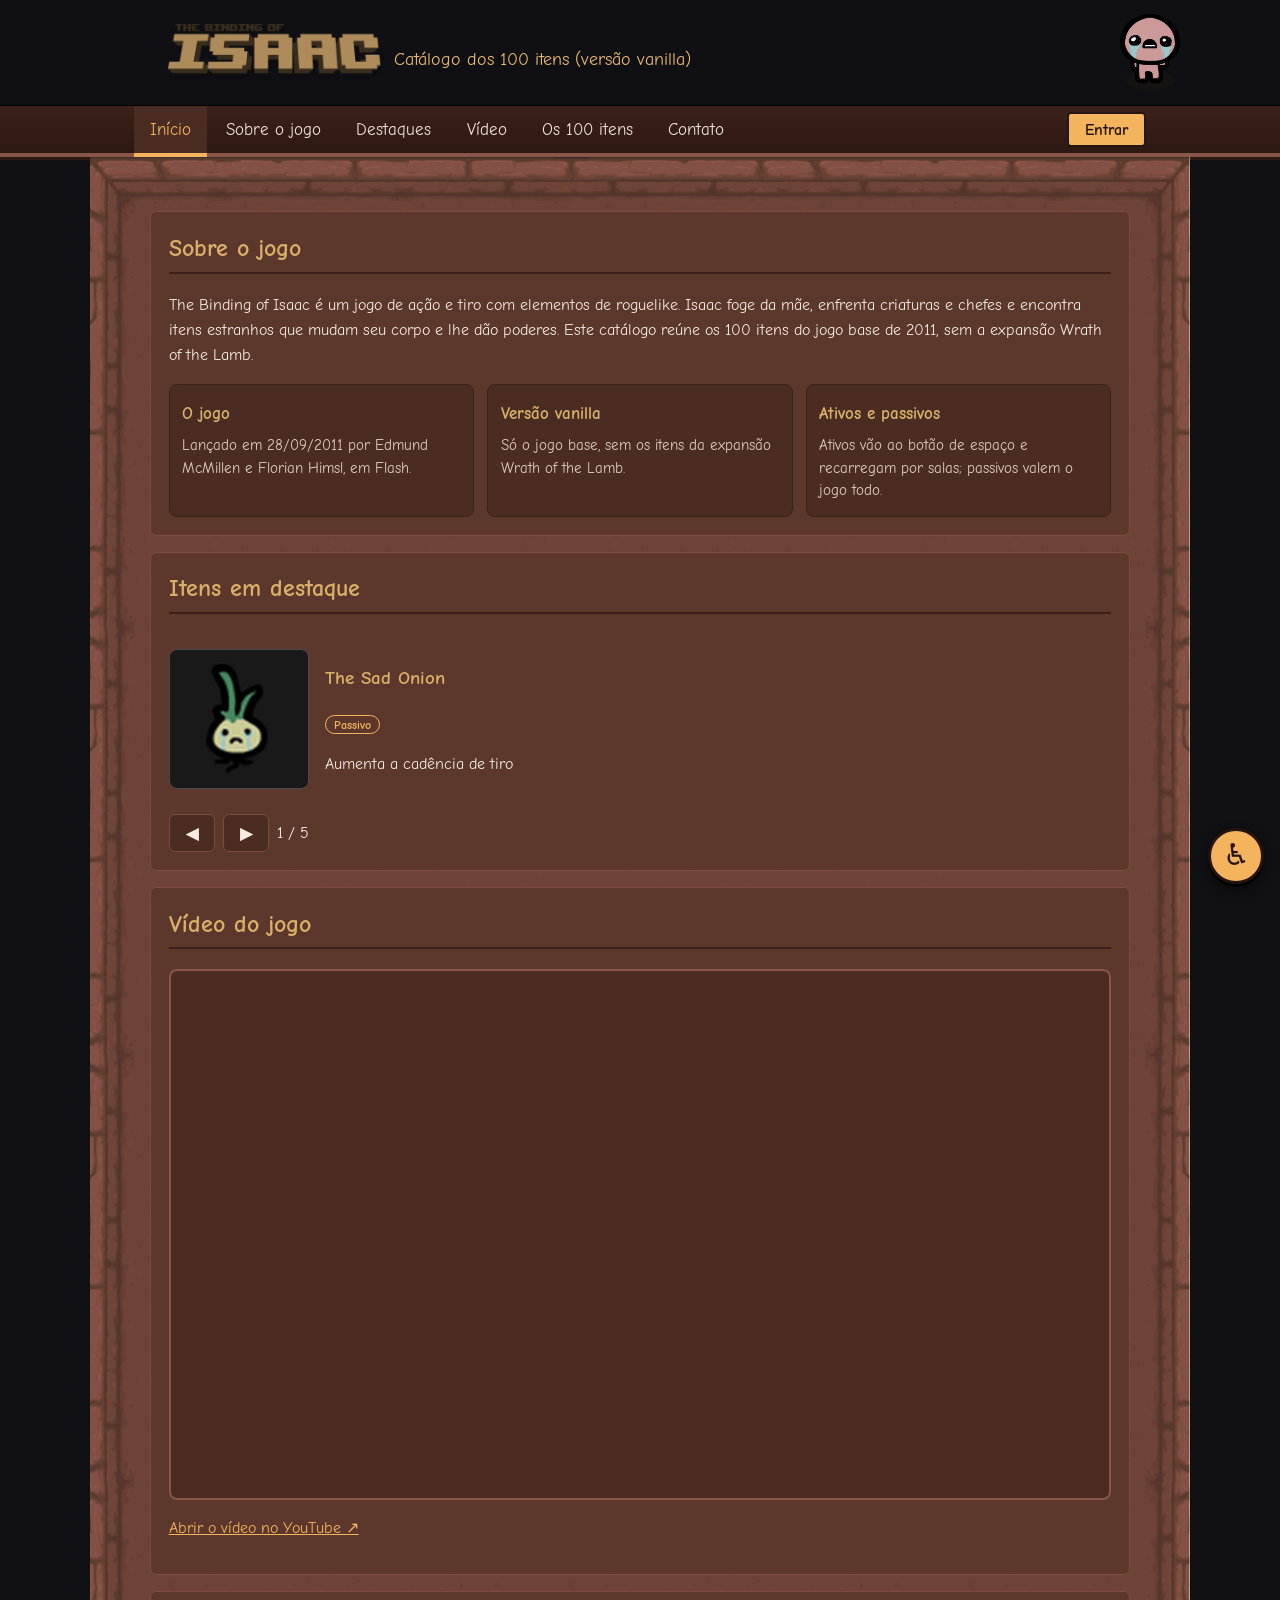
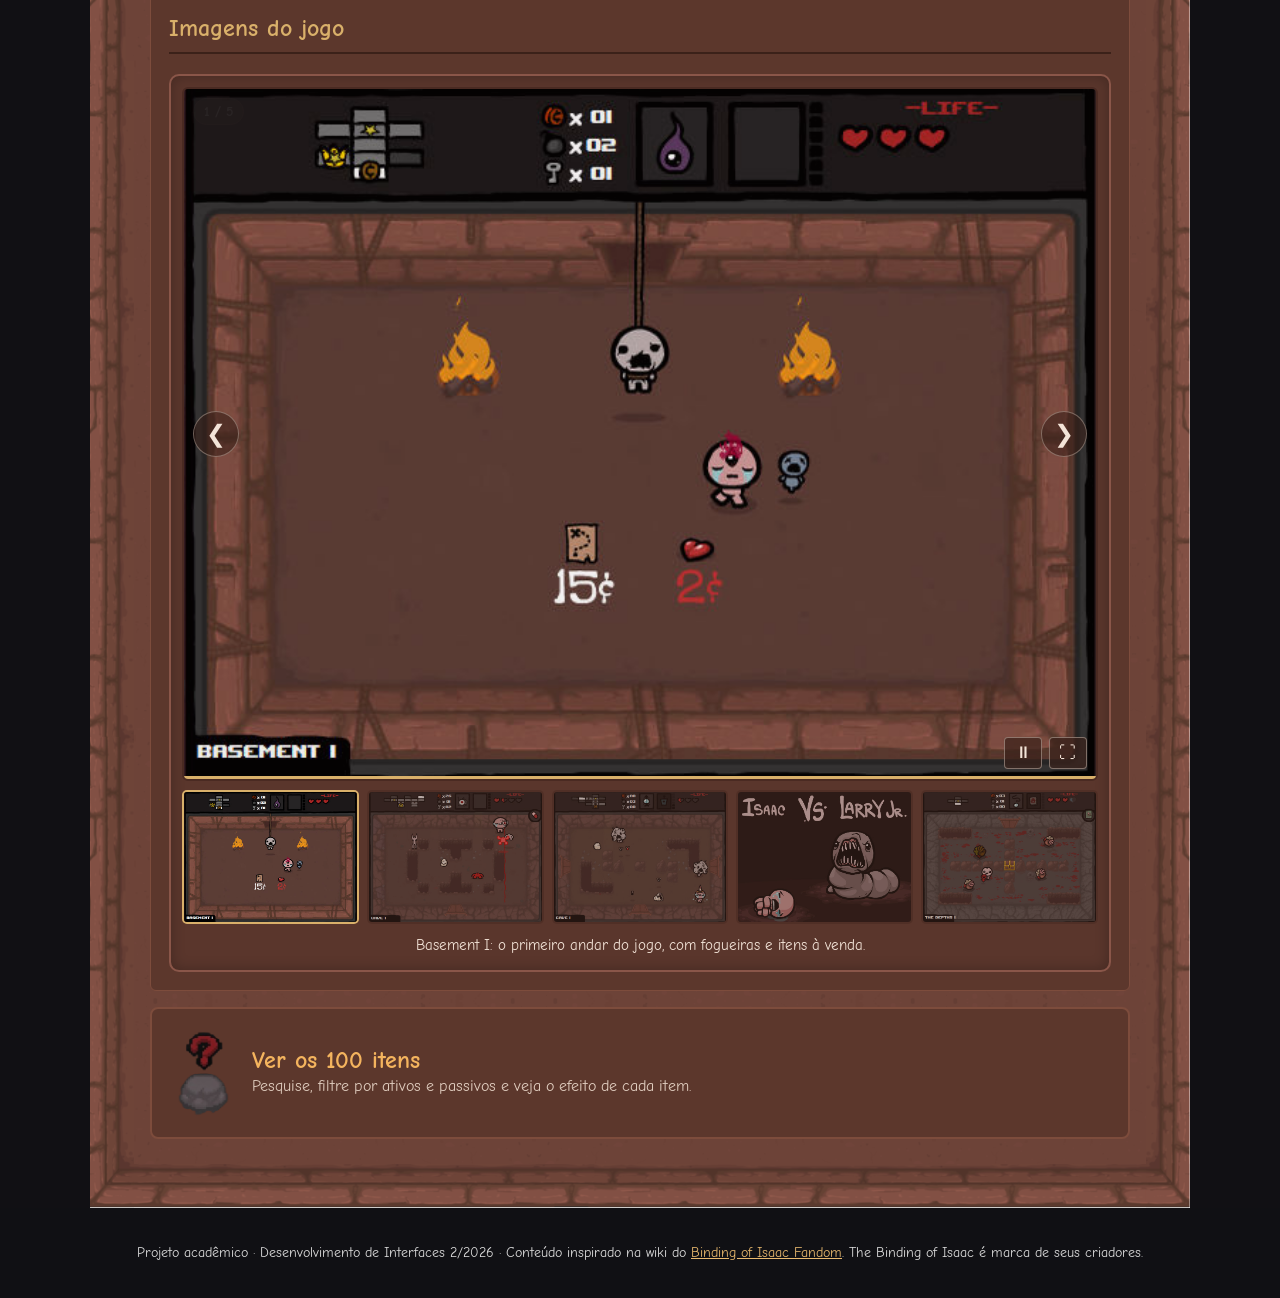
<file: isaac-catalogo16/isaac-catalogo/index.html>
<!DOCTYPE html>
<html lang="pt-BR" data-theme="dark">
<head>
<!-- <head>: a "cabeça" da página. Nada aqui aparece na tela: são só configurações. -->

<meta charset="utf-8">
<!-- <meta charset>: faz acentos e símbolos (ç, ã, ♿) aparecerem direitinho -->
<meta name="viewport" content="width=device-width, initial-scale=1, viewport-fit=cover">
<!-- <meta viewport>: responsividade -->
<title>Início – Catálogo dos 100 Itens de The Binding of Isaac</title>
<!-- <link>: fonte comic sans... -->
<link rel="stylesheet" href="https://fonts.googleapis.com/css2?family=Comic+Neue:wght@400;700&display=swap">

<link rel="stylesheet" href="css/style.css">


<script defer src="js/layout.js"></script>
<script defer src="js/itens.js"></script>
<script defer src="js/comum.js"></script>
<script defer src="js/home.js"></script>
<script defer src="js/carrossel.js"></script>
</head>

<body data-pagina="home">

<main id="main" class="room">

  <section class="box" id="sobre" aria-labelledby="hs">
    <h2 id="hs">Sobre o jogo</h2>
    <p>The Binding of Isaac é um jogo de ação e tiro com elementos de roguelike. Isaac foge da mãe, enfrenta criaturas e chefes e encontra itens estranhos que mudam seu corpo e lhe dão poderes. Este catálogo reúne os 100 itens do jogo base de 2011, sem a expansão Wrath of the Lamb.</p>

    <div class="three">
      <div class="card"><h3>O jogo</h3><p>Lançado em 28/09/2011 por Edmund McMillen e Florian Himsl, em Flash.</p></div>
      <div class="card"><h3>Versão vanilla</h3><p>Só o jogo base, sem os itens da expansão Wrath of the Lamb.</p></div>
      <div class="card"><h3>Ativos e passivos</h3><p>Ativos vão ao botão de espaço e recarregam por salas; passivos valem o jogo todo.</p></div>
    </div>
  </section>

  <section class="box" id="destaques" aria-labelledby="hd">
    <h2 id="hd">Itens em destaque</h2>
    
    <div class="carousel" role="group" aria-roledescription="carrossel" aria-label="Itens em destaque">

      <div id="slides" aria-live="polite"></div>
      <div class="ctl">

        <button class="btn alt prev" aria-label="Item anterior">◀</button>
        <button class="btn alt next" aria-label="Próximo item">▶</button>
   
        <span class="pos" aria-hidden="true"></span>
      </div>
    </div>
  </section>

  <!-- VÍDEO DO YOUTUBE -->
  <section class="box" id="video" aria-labelledby="hv">
    <h2 id="hv">Vídeo do jogo</h2>
    <div class="video">
      <!-- <iframe>: abre OUTRA página dentro desta (aqui, o player do YouTube). -->
      <iframe src="https://www.youtube-nocookie.com/embed/BiZ6mMlOF7c" title="Vídeo sobre The Binding of Isaac"
        loading="lazy" referrerpolicy="strict-origin-when-cross-origin" allowfullscreen
        allow="accelerometer; encrypted-media; gyroscope; picture-in-picture; fullscreen"></iframe>
    </div>

    <p><a href="https://www.youtube.com/watch?v=BiZ6mMlOF7c" target="_blank" rel="noopener">Abrir o vídeo no YouTube ↗</a></p>
  </section>

  <!-- GALERIA DE IMAGENS -->
  <section class="box" id="galeria" aria-labelledby="hg">
    <h2 id="hg">Imagens do jogo</h2>
    <!-- data-auto="7000": um "dado" que o JS lê pra saber de quanto em quanto tempo passar as imagens automaticamente(7000 ms) -->
    <div class="carousel galeria" role="group" aria-roledescription="carrossel" aria-label="Imagens do jogo" data-auto="7000">
      <!-- "palco" = a área grande onde a imagem aparece-->
      <div class="palco">
        <span class="pos" aria-hidden="true"></span>  
       
        <figure class="shot"><img src="img/jogo/basement.png" alt="Basement I: o primeiro andar do jogo, com fogueiras e itens à venda."></figure>
        <figure class="shot"><img src="img/jogo/cave-1.png" alt="Cave I: sala de caverna com buracos e inimigos."></figure>
        <figure class="shot"><img src="img/jogo/cave-2.png" alt="Cave I: Isaac enfrenta moscas e monstros em uma sala de caverna."></figure>
        <figure class="shot"><img src="img/jogo/larry-jr.png" alt="Tela de chefe: Isaac contra Larry Jr."></figure>
        <figure class="shot"><img src="img/jogo/depths.png" alt="The Depths I: sala com baú dourado cercada por inimigos."></figure>

        <button type="button" class="seta prev" aria-label="Imagem anterior">❮</button>
        <button type="button" class="seta next" aria-label="Próxima imagem">❯</button>
        <div class="progresso" aria-hidden="true"></div> 
        <div class="ferramentas">                   
          <button type="button" class="mini pausa" aria-label="Pausar a passagem automática">⏸</button>
          <button type="button" class="mini tela" aria-label="Tela cheia">⛶</button>
        </div>
      </div>
      <div class="thumbs"></div>   
      <p class="legenda"></p>     
    </div>
  </section>

  <!-- leva pra página com todos os itens -->
  <a class="tile" href="itens.html">
    <img src="img/icone-itens.png" alt="">   
    <div><strong>Ver os 100 itens</strong><span>Pesquise, filtre por ativos e passivos e veja o efeito de cada item.</span></div>
  </a>

</main>

</body>
</html>
</file>
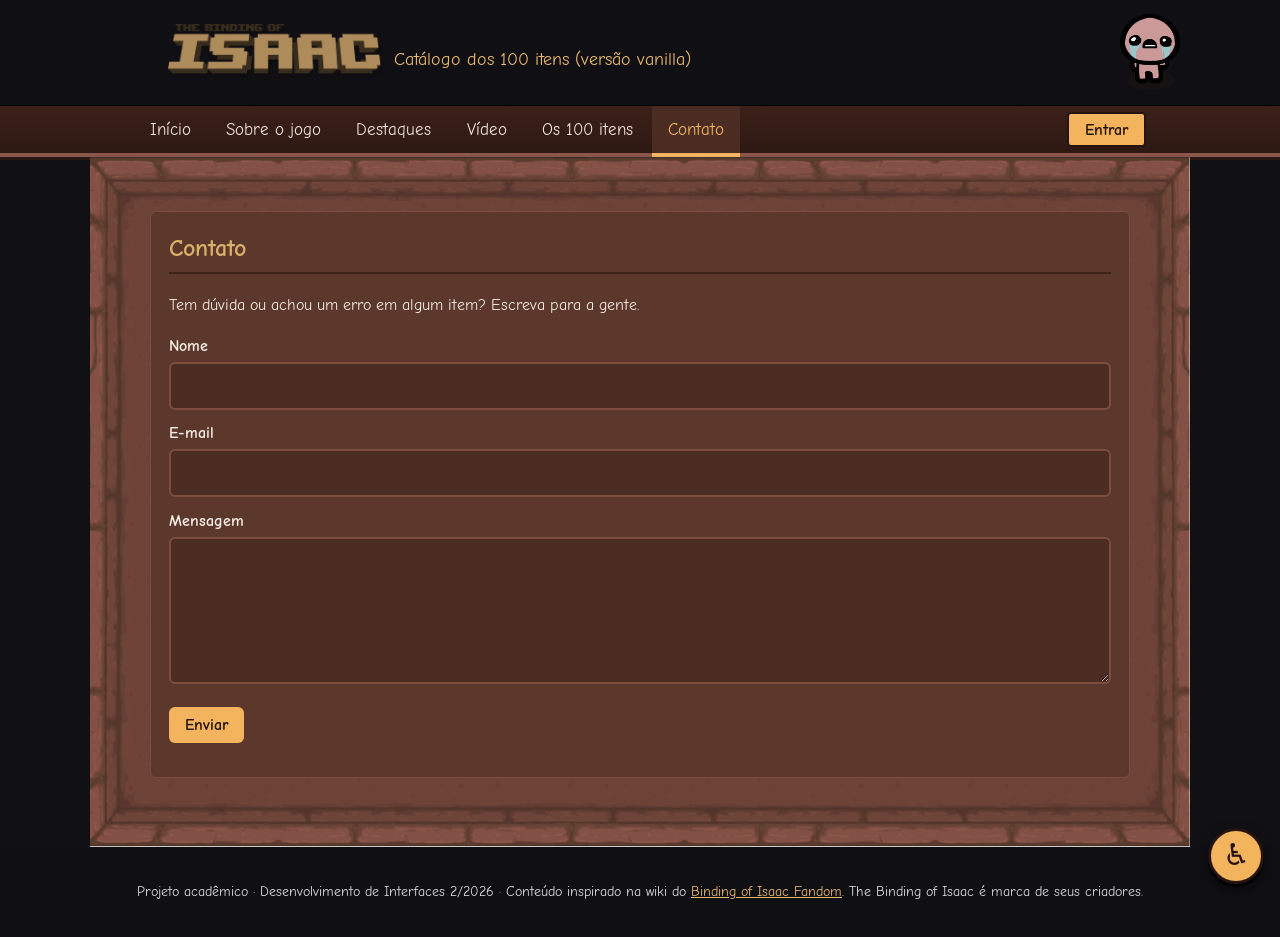
<file: isaac-catalogo16/isaac-catalogo/contato.html>
<!DOCTYPE html>
<html lang="pt-BR" data-theme="dark">

<head>

<meta charset="utf-8">
<!-- <meta charset>: faz acentos e símbolos (ç, ã, ♿) aparecerem direitinho -->
<meta name="viewport" content="width=device-width, initial-scale=1, viewport-fit=cover">
<!-- <meta viewport>: faz o site se ajustar à largura do celular, em vez de aparecer minúsculo -->
<title>Contato – Catálogo dos 100 Itens de The Binding of Isaac</title>

<!-- <link>: liga a página a um arquivo de fora. Aqui, a fonte Comic Neue (reserva da Comic Sans)... -->
<link rel="stylesheet" href="https://fonts.googleapis.com/css2?family=Comic+Neue:wght@400;700&display=swap">
<link rel="stylesheet" href="css/style.css">


<script defer src="js/layout.js"></script>
<script defer src="js/comum.js"></script>
<script defer src="js/contato.js"></script>
</head>

<body data-pagina="contato">

<main id="main" class="room">

  <!-- CONTATO: formulário de mentirinha -->
  <section class="box" id="contato" aria-labelledby="hc">
    <h2 id="hc">Contato</h2>
    <p>Tem dúvida ou achou um erro em algum item? Escreva para a gente.</p>

    <form id="form" novalidate>
     
      <label for="nome">Nome</label><input id="nome" required autocomplete="name">
      <label for="email">E-mail</label><input id="email" type="email" required autocomplete="email">
      <label for="msg">Mensagem</label><textarea id="msg" rows="5" required></textarea>
      <!-- type="submit": o botão que "envia" o formulário -->
      <p><button class="btn" type="submit">Enviar</button></p>
      <p id="fmsg" role="status" class="ok"></p>   <!-- aviso de erro ou de "enviado" -->
    </form>
  </section>

</main>

</body>
</html>
</file>
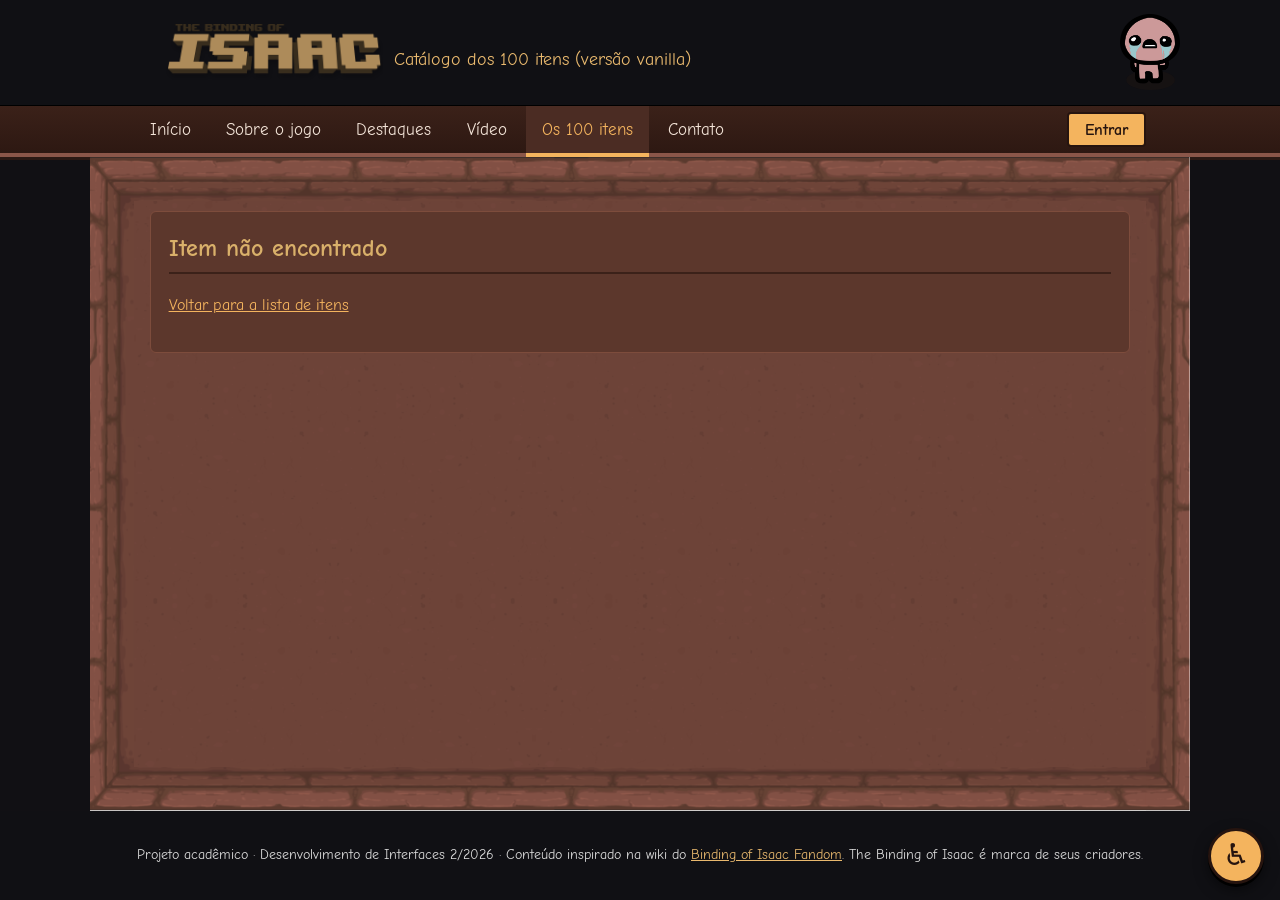
<file: isaac-catalogo16/isaac-catalogo/item.html>
<!DOCTYPE html>
<html lang="pt-BR" data-theme="dark">
<head>
<meta charset="utf-8">
<meta name="viewport" content="width=device-width, initial-scale=1, viewport-fit=cover">
<!-- <meta viewport>: faz o site se ajustar à largura do celular, em vez de aparecer minúsculo -->
<title>Item – Catálogo dos 100 Itens de The Binding of Isaac</title>
<!-- <title>: o texto que aparece na abinha do navegador -->

<!-- <link>: faz ligação a pagina a um arquivo de fora. No caso aqui pega a fonte comic sans -->
<link rel="stylesheet" href="https://fonts.googleapis.com/css2?family=Comic+Neue:wght@400;700&display=swap">
<!-- ...e o nosso arquivo de estilos (cores, tamanhos, posições) -->
<link rel="stylesheet" href="css/style.css">

<script defer src="js/layout.js"></script>
<script defer src="js/itens.js"></script>
<script defer src="js/comum.js"></script>
<script defer src="js/item.js"></script>
</head>


<body data-pagina="itens">

<main id="main" class="room">

  <section class="box" id="detalhe" aria-live="polite"></section>

</main>

</body>
</html>
</file>
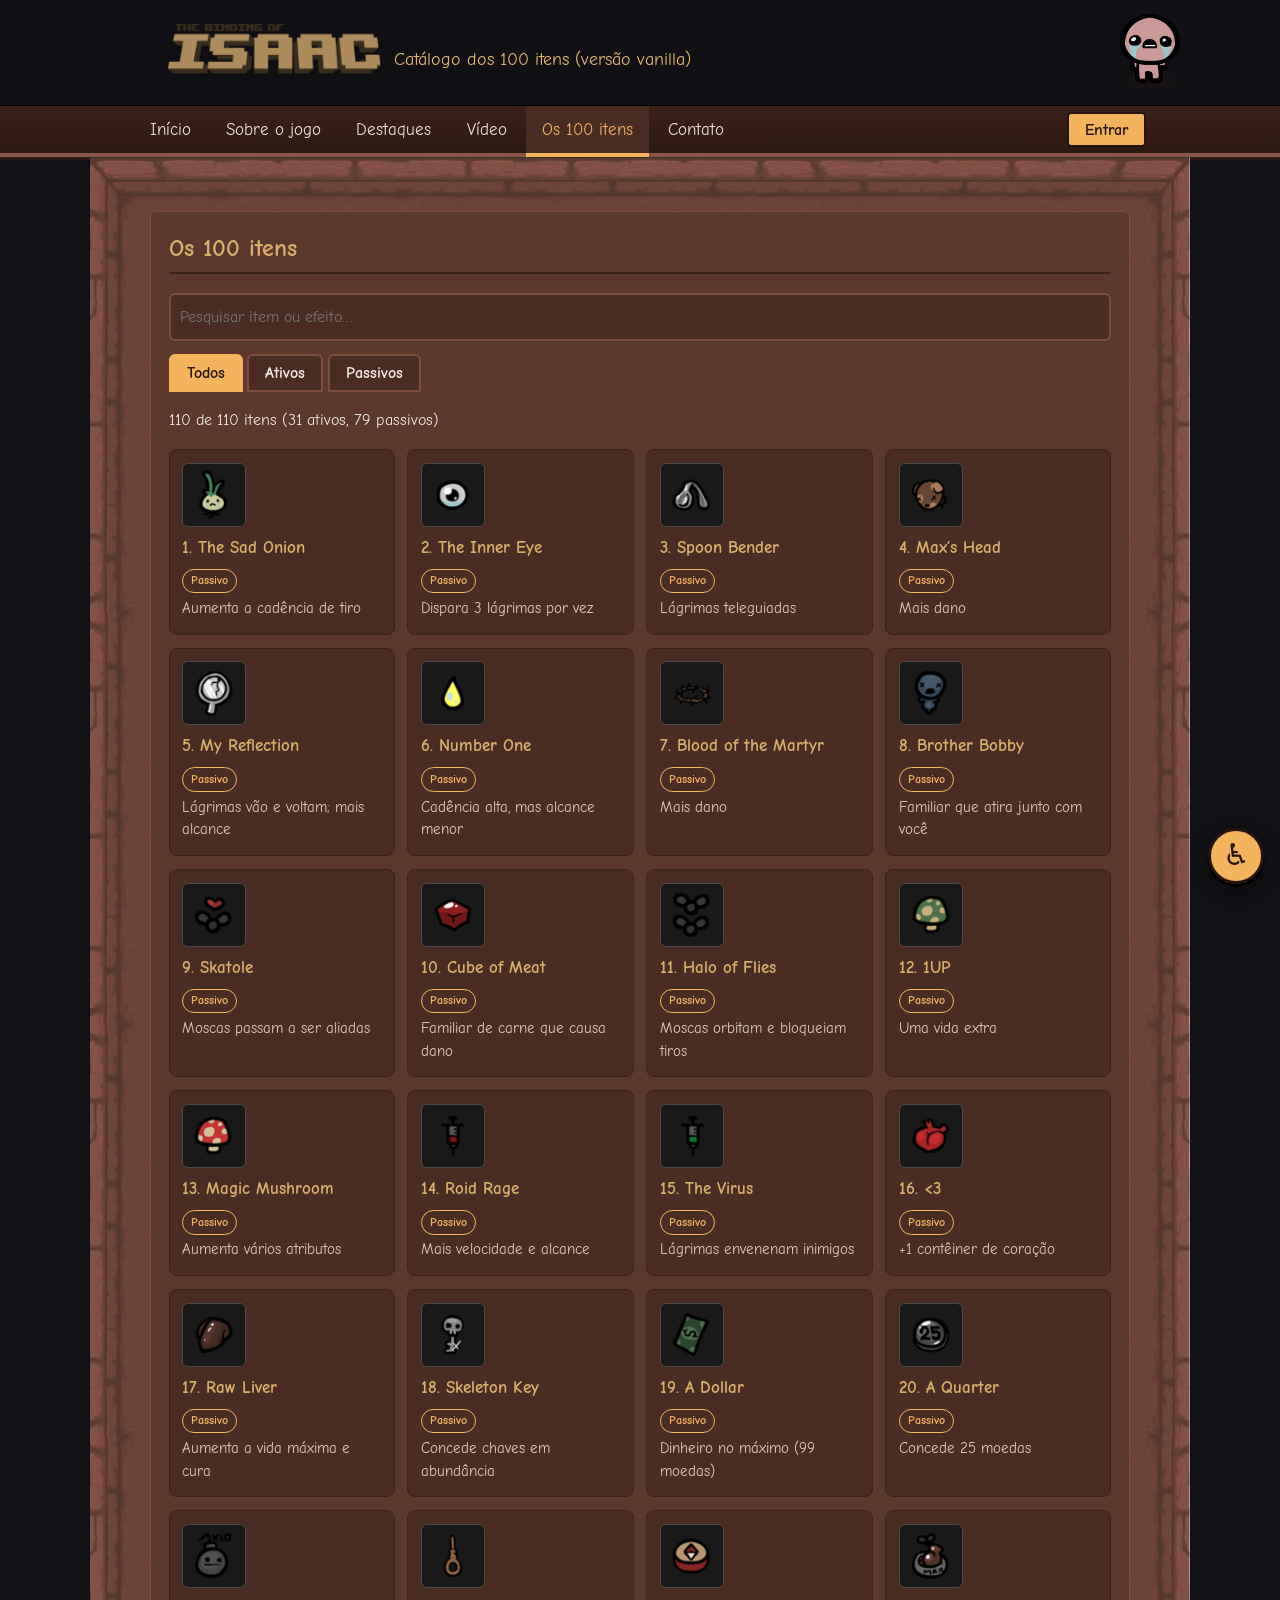
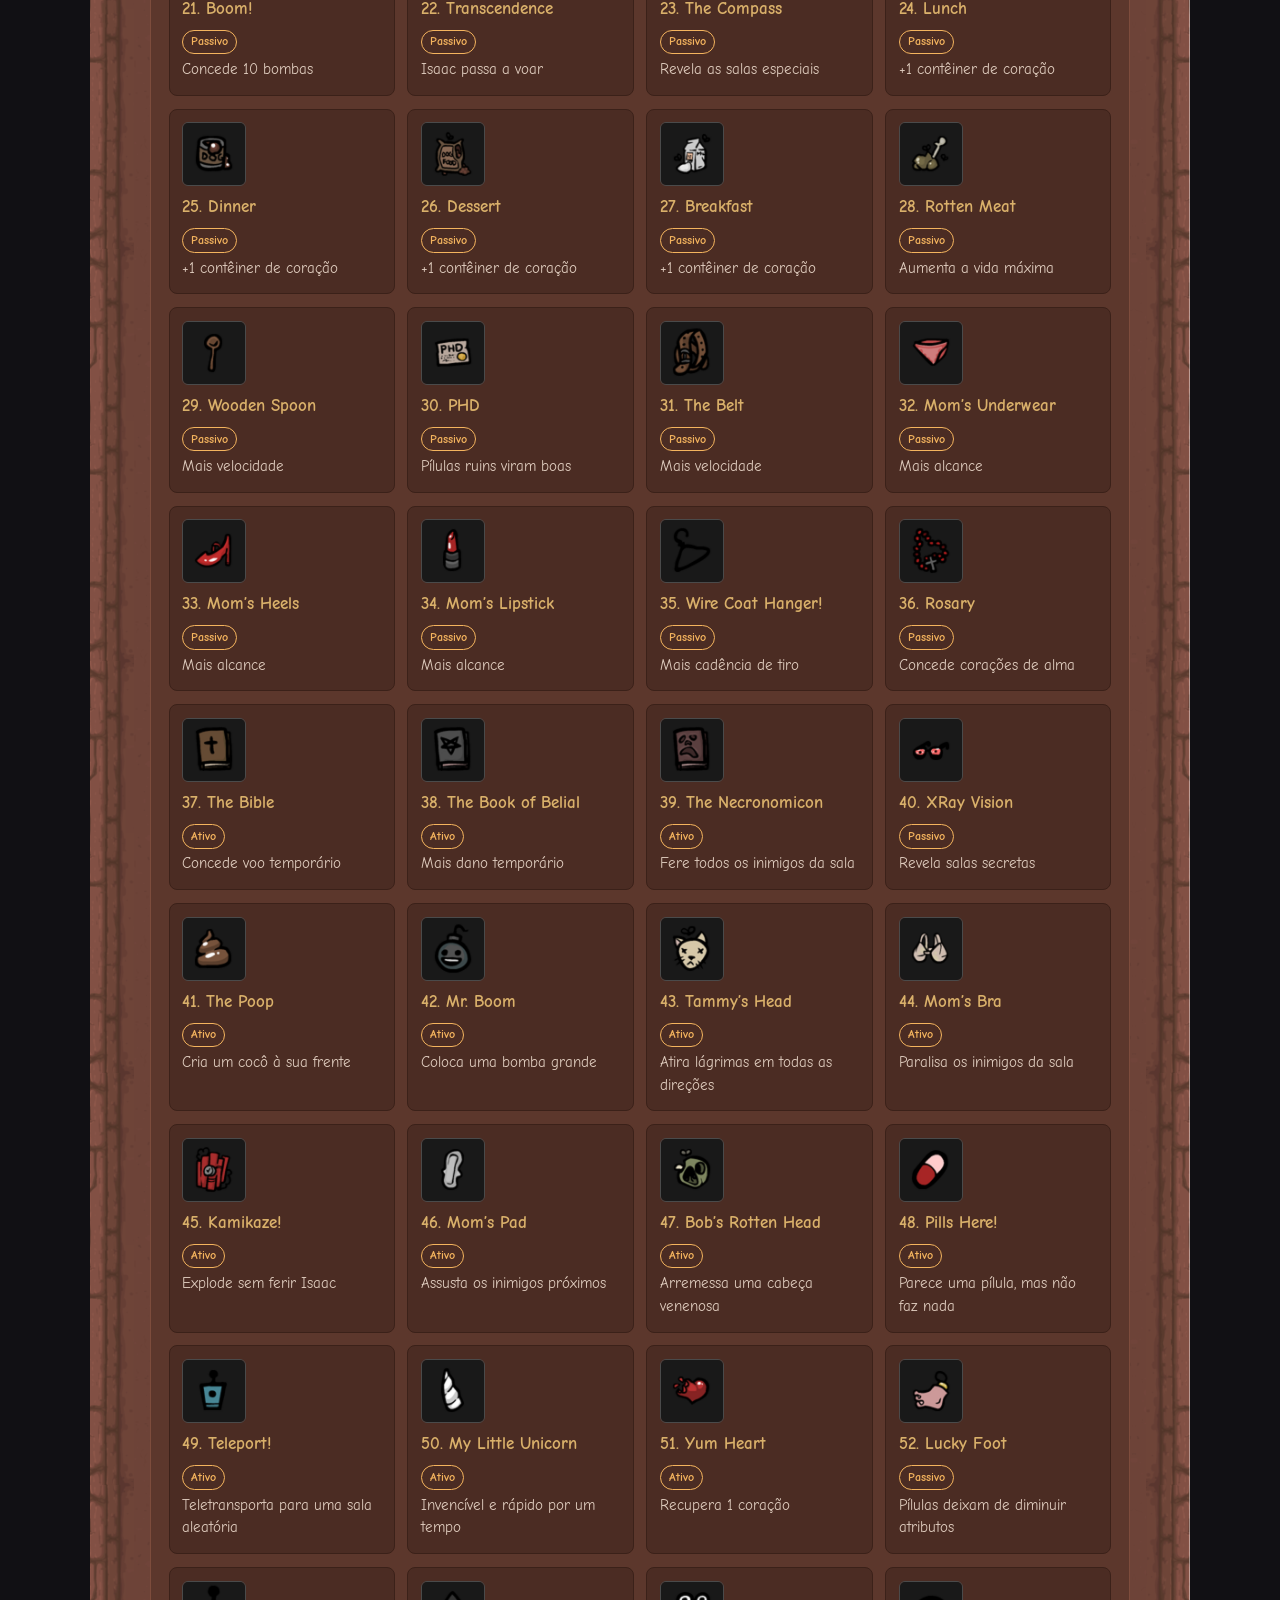
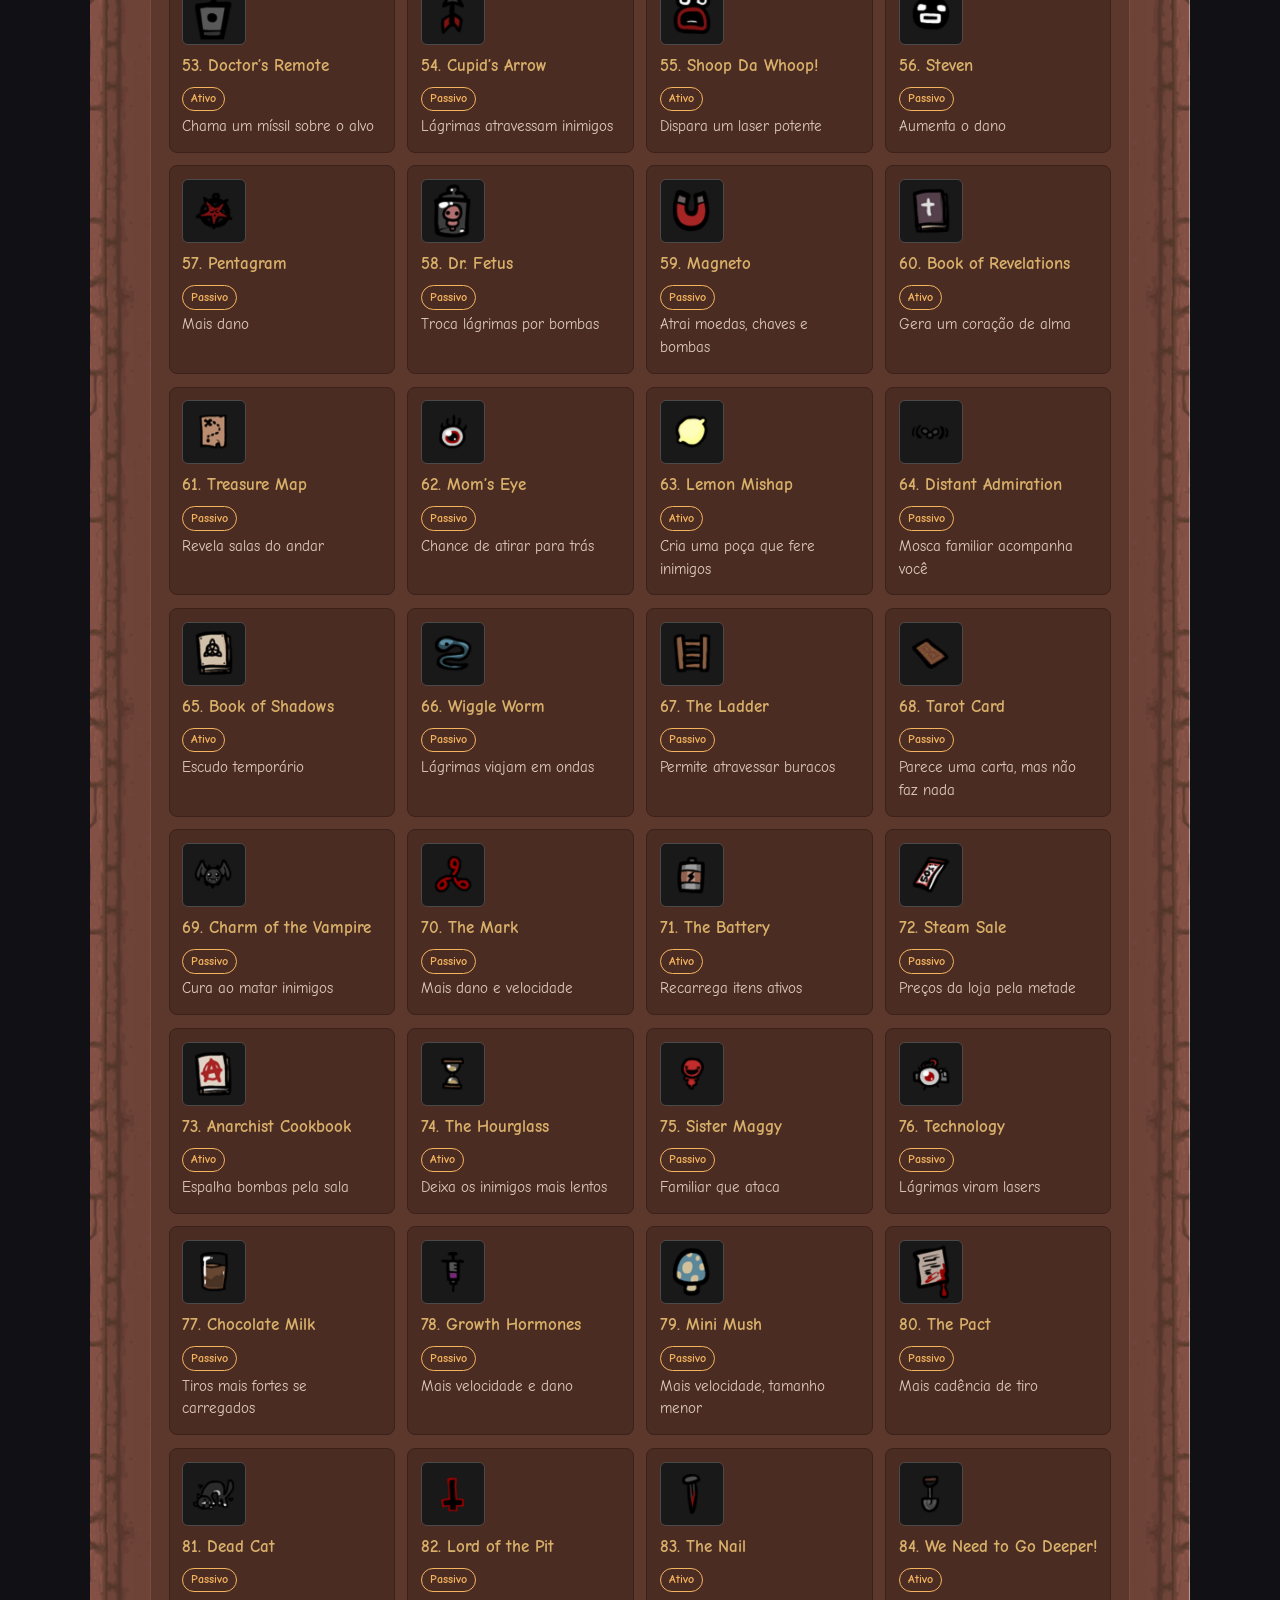
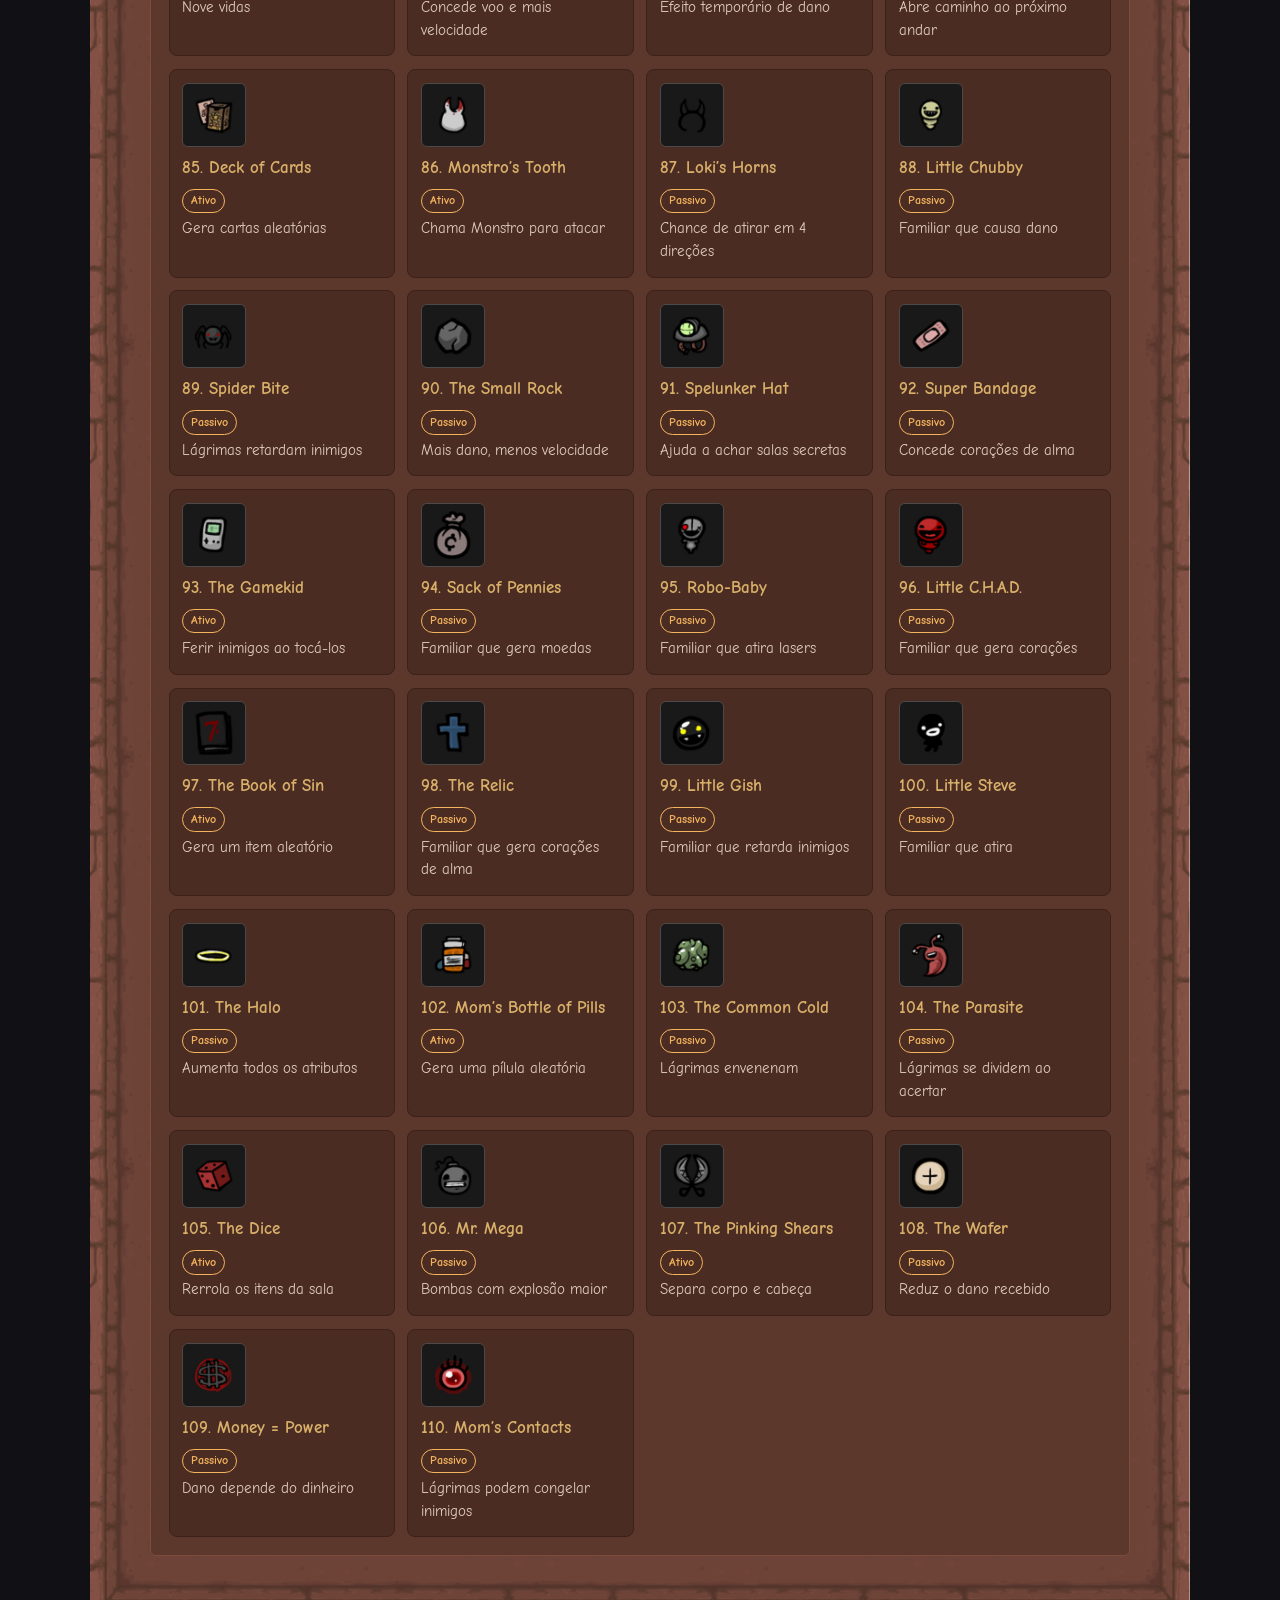
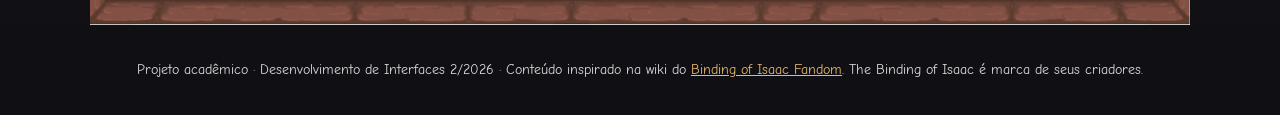
<file: isaac-catalogo16/isaac-catalogo/itens.html>
<!DOCTYPE html>
<!-- <!DOCTYPE html>: diz pro navegador "isso aqui é uma página HTML moderna". -->
<html lang="pt-BR" data-theme="dark">
<!-- <html>: a tag que envolve a página inteira.
       lang="pt-BR" ........ diz o idioma (ajuda leitor de tela e tradutor)
       data-theme="dark" ... começa no tema escuro; o botão de acessibilidade troca pra "light" -->
<head>

<meta charset="utf-8">
<!-- <meta charset>: faz acentos e símbolos (ç, ã, ♿) aparecerem de forma que presta -->
<meta name="viewport" content="width=device-width, initial-scale=1, viewport-fit=cover">
<!-- <meta viewport>: faz o site se ajustar à largura do celular, sendo responsivo -->
<title>Os 100 itens – Catálogo dos 100 Itens de The Binding of Isaac</title>

<!-- <link>: fonte comic sans -->
<link rel="stylesheet" href="https://fonts.googleapis.com/css2?family=Comic+Neue:wght@400;700&display=swap">
<!-- ..o arquivo de estilos (cores, tamanhos, posições) que é o css -->
<link rel="stylesheet" href="css/style.css">

<!-- <script>: liga ao arquivo de JavaScript .
     defer = só roda depois da página carregar, e nessa ordem aqui -->
<script defer src="js/layout.js"></script>
<script defer src="js/itens.js"></script>
<script defer src="js/comum.js"></script>
<script defer src="js/catalogo.js"></script>
</head>

<body data-pagina="itens">

<main id="main" class="room">

  <!-- LISTA DOS ITENS: busca + abas-->
  <section class="box" id="itens" aria-labelledby="hi">
    <h2 id="hi">Os 100 itens</h2>

    <div class="search">
     
      <label for="q" class="so-leitor">Pesquisar item</label>
      <!-- <input>: um campo pra digitar. type="search" = campo de busca; placeholder = a dica cinza dentro dele -->
      <input id="q" type="search" placeholder="Pesquisar item ou efeito…">
    </div>

    <div role="tablist" aria-label="Filtrar por tipo">
      <button role="tab" aria-selected="true" data-f="">Todos</button>
      <button role="tab" aria-selected="false" data-f="a">Ativos</button>
      <button role="tab" aria-selected="false" data-f="p">Passivos</button>
    </div>

    <p id="count" role="status"></p>   <!-- "110 de 110 itens (...)" -->
    <div class="grid" id="grid"></div> 
  </section>

</main>

</body>
</html>
</file>
<file: isaac-catalogo16/isaac-catalogo/css/style.css>
:root{

  --panel:#5c372c;      /* fundo dos painéis */
  --panel2:#4b2c23;     /* fundo dos cartões dentro dos painéis */
  --text:#f6ece3;       /* texto normal */
  --muted:#e0cdbf;      /* texto mais apagadinho */
  --accent:#f4b45e;     /* links, botões e destaques */
  --onaccent:#26140f;   /* cor do texto em cima do accent */
  --titulo:#d9b06a;     /* títulos (amarelo da logo) */
  --rule:#3b2119;       /* linhas embaixo dos títulos */
  --line:#7d4c3c;       /* bordas */
  --gold:#e9b96e;       /* dourado do menu */
  --brick:#8a5649;      /* cor de tijolo das molduras */
  --focus:#9bc0ff;      /* contorno de quando navega pelo teclado */

  /* fundo do site: tema claro troca (laterais, topo e rodapé) */
  --fundo:#111014;        /* laterais da página */
  --fundo-topo:#101014;   /* faixa da logo e rodapé */
  --texto-fundo:#dddddd;  /* texto do rodapé */
  --link-fundo:#e9b96e;   /* link do rodapé */
  --sub:#e9b96e;          /* "Catálogo dos 100 itens" ao lado da logo */

  --fonte:"Comic Sans MS","Comic Sans","Comic Neue","Chalkboard SE",sans-serif;

  box-sizing:border-box;
  font-size:100%;       /* o botão A+/A- do painel de acessibilidade mexe nisso */
  padding-top:env(safe-area-inset-top,0px);      
  padding-bottom:env(safe-area-inset-bottom,0px);
}
/* tema claro: troca SÓ o fundo preto do site */
:root[data-theme="light"]{
  --fundo:#efe4d6; --fundo-topo:#e2d2bd; --texto-fundo:#3b2119; --link-fundo:#7a3a10; --sub:#6b3f12;
}
/* alto contraste: painéis pretos com letras claras */
:root[data-contrast="high"]{
  --panel:#000; --panel2:#000; --text:#fff; --muted:#fff; --accent:#ffd27a;
  --titulo:#ffd27a; --rule:#fff; --line:#fff; --onaccent:#000;
}

/* ---------- 2. BASE ---------- */
*{box-sizing:border-box}

/* o body é uma coluna: topo,imagem da sala do basemant que fica no meio do site e (que estica) e rodapé lá embaixo */
body{margin:0; display:flex; flex-direction:column; min-height:100dvh;
  background:var(--fundo); color:var(--text); font:1rem/1.55 var(--fonte)}

button{font-family:inherit}
a{color:var(--accent)}
h2,h3{color:var(--titulo)}
:focus-visible{outline:3px solid var(--focus); outline-offset:2px}

label{display:block; margin:.7rem 0 .2rem; font-weight:700}
input,textarea{width:100%; padding:.6rem; background:var(--panel2); color:var(--text);
  border:2px solid var(--line); border-radius:6px; font:inherit}

.so-leitor{position:absolute; left:-999px}
.skip{position:absolute; left:-999px; padding:.5rem; background:#fff; color:#000}  
.skip:focus{left:8px; top:8px; z-index:99}

.ok{color:var(--accent); font-weight:700}   /* mensagem de "enviado" do contato */

/* ---------- 3. TOPO E MENU ----------
   Os dois ficam alinhados com a sala (1100px) usando esse cálculo do padding. */
header.wiki{display:flex; align-items:center; gap:.7rem; background:var(--fundo-topo);
  padding:.9rem max(1rem,calc((100% - 1100px)/2 + 76px))}
.logo{margin:0; line-height:0}
.logo img{height:clamp(40px,6vw,56px); width:auto}
.sub{margin:.9rem 0 0; color:var(--sub); font-size:clamp(.85rem,1.8vw,1.15rem)}   /* "Catálogo dos 100 itens" */
header.wiki .isaac{height:76px; width:auto; margin-left:auto; margin-right:-66px}   /* Isaac chorando à direita */

nav.tabsnav{display:flex; flex-wrap:wrap; align-items:center; gap:.2rem;
  padding:0 max(1rem,calc((100% - 1100px)/2 + 44px));
  background:linear-gradient(#3b2119,#2d1812); border-top:1px solid #000;
  border-bottom:4px solid var(--brick); box-shadow:0 3px 0 #2b1914}
nav.tabsnav a{padding:.85rem 1rem; margin-bottom:-4px; color:#f3e4d8; text-decoration:none;
  font:500 1.05rem var(--fonte); border-bottom:4px solid transparent}
nav.tabsnav a:hover{background:#5c372c; color:#fff; border-bottom-color:var(--gold)}
nav.tabsnav a[aria-current=page]{background:#4b2c23; color:#f4b45e; border-bottom-color:#f4b45e}   /* página onde você está */

/* botão "Entrar": o margin-left:auto empurra ele pra direita do menu */
.navlogin{margin:.4rem 0 .4rem auto; padding:.4rem 1rem; background:#f4b45e; color:#26140f;
  border:2px solid #26140f; border-radius:4px; font:700 1rem var(--fonte); cursor:pointer}
.navlogin:hover{background:#ffc878}

/* ---------- 4. SALA ----------
   A moldura de tijolos é a imagem img/sala.png (border-image) e img/sala-chao.png repetido. O flex:1 faz a sala esticar até o rodapé. */
.room{flex:1; width:min(1100px,calc(100% - 1.5rem)); margin:0 auto; padding:.6rem 1rem;
  border:44px solid transparent; border-image:url(../img/sala.png) 62/44px round;
  background:#6e4338 url(../img/sala-chao.png) 0 0/400px 400px repeat; background-clip:padding-box}

/* ---------- 5. CARTÕES E BOTÕES ---------- */
/* painel marrom onde fica cada seção */
.box{margin-bottom:1rem; padding:1.1rem; background:var(--panel); border:1px solid var(--line); border-radius:6px}
.box h2{margin-top:0; padding-bottom:.3rem; border-bottom:2px solid var(--rule)}

/* cartão (usado nos itens e nos cartões explicativos) */
.card{display:flex; flex-direction:column; gap:.3rem; padding:.8rem;
  background:var(--panel2); border:1px solid var(--rule); border-radius:8px}
.card h3{margin:.2rem 0; font-size:1.05rem}
.card p{margin:0; color:var(--muted); font-size:.92rem}
a.card{color:var(--text); text-decoration:none}                 /* cartão que é link (lista de itens) */
a.card:hover,a.card:focus-visible{background:var(--panel); border-color:var(--accent)}

.card img,.slide img,.coluna-img > img{background:#191919; border:1px solid #4a4a4a}
.card img{width:64px; height:64px; border-radius:6px}

.tag{align-self:flex-start; padding:.1rem .5rem; font-size:.78rem; font-weight:700;   /* etiqueta "Ativo"/"Passivo" */
  color:var(--accent); border:1px solid var(--accent); border-radius:99px}

.three{display:grid; grid-template-columns:repeat(auto-fit,minmax(220px,1fr)); gap:.8rem}   /* 3 cartões do "Sobre" */
.grid{display:grid; grid-template-columns:repeat(auto-fill,minmax(190px,1fr)); gap:.8rem; margin-top:.8rem}   /* lista de itens */

.btn{padding:.55rem 1rem; background:var(--accent); color:var(--onaccent); border:0;
  border-radius:6px; font-weight:700; font-size:1rem; cursor:pointer}
.btn.alt{background:var(--panel2); color:var(--text); border:1px solid var(--line)}   
a.btn{display:inline-block; text-decoration:none}                                

/* ---------- 6. PÁGINAS DE ITENS ---------- */
/* abas Todos / Ativos / Passivos */
.search{margin-bottom:.8rem}
[role=tablist]{display:flex; flex-wrap:wrap; gap:.3rem}
[role=tab]{padding:.5rem 1rem; background:var(--panel2); color:var(--text); border:2px solid var(--line);
  border-radius:6px 6px 0 0; font-weight:700; font-size:1rem; cursor:pointer}
[role=tab][aria-selected=true]{background:var(--accent); border-color:var(--accent); color:var(--onaccent)}

/* página de detalhes de um item */
.crumbs{margin:0 0 .8rem; color:var(--muted)}                       /* "Os 100 itens › Nome" */
.detail{display:grid; grid-template-columns:200px 1fr; gap:1.2rem; align-items:start}
.detail h3{margin:1rem 0 .2rem}
.coluna-img{display:flex; flex-direction:column; gap:.8rem}          /* sprite grande + quadro do Isaac equipado */
.coluna-img > img{width:200px; height:200px; border-radius:8px}
.equipado{margin:0; padding:.6rem; text-align:center; background:var(--panel2); border:1px solid var(--rule); border-radius:8px}
.equipado[hidden]{display:none}                                  
.equipado .quadro{display:grid; place-items:center; min-height:120px; background:#4b2c23; border-radius:6px}
.equipado img{display:block; width:100%; height:150px; object-fit:contain; image-rendering:pixelated}
.equipado figcaption{margin-top:.5rem; font-size:.9rem}
.equipado small{color:var(--muted)}
.dados dt{margin-top:.6rem; font-weight:700; color:var(--accent)}    /* Recarga, Desbloqueio, Observações */
.dados dd{margin:0}
.pager{display:flex; flex-wrap:wrap; justify-content:space-between; gap:.5rem; margin:1.2rem 0}   /* anterior / voltar / próximo */

/* ---------- 7. CARROSSÉIS ---------- */
/* "Itens em destaque": um slide por vez (o JS põe a classe .on no slide visível) */
.slide{display:none; grid-template-columns:140px 1fr; gap:1rem; align-items:center; min-height:170px}
.slide.on{display:grid}
.slide img{width:140px; height:140px; border-radius:8px}
.ctl{display:flex; gap:.5rem; align-items:center; margin-top:.6rem}

/* "Imagens do jogo": moldura marrom esmaecida */
.galeria{padding:.7rem; background:#5a362c; border:2px solid var(--brick); border-radius:10px; box-shadow:inset 0 0 14px rgba(0,0,0,.25)}
.palco{position:relative; aspect-ratio:642/486; background:#4b2c23; border:2px solid #4a2a22; border-radius:6px; overflow:hidden}   
.palco:fullscreen{aspect-ratio:auto}
.shot{position:absolute; inset:0; display:none; margin:0}
.shot.on{display:block}
.shot img{display:block; width:100%; height:100%; object-fit:contain; opacity:.94}

.seta{position:absolute; top:50%; width:46px; height:46px; margin-top:-23px; padding:0; display:grid; place-items:center;
  background:rgba(58,33,26,.6); color:#f3e4d8; border:1px solid rgba(243,228,216,.35); border-radius:50%; font-size:1.5rem; cursor:pointer}
.seta.prev{left:.6rem}
.seta.next{right:.6rem}
.seta:hover{background:rgba(58,33,26,.9); color:var(--gold); border-color:var(--gold)}

.palco .pos{position:absolute; left:.6rem; top:.6rem; padding:.1rem .6rem; background:#6e4338; color:#f3e4d8;   /* contador "1 / 5" */
  border:1px solid var(--brick); border-radius:99px; font-size:.85rem; font-weight:700}
.ferramentas{position:absolute; right:.6rem; bottom:.6rem; display:flex; gap:.4rem}   /* pausar + tela cheia */
.mini{width:38px; height:32px; padding:0; background:rgba(58,33,26,.7); color:#f3e4d8;
  border:1px solid rgba(243,228,216,.4); border-radius:4px; font-size:1.05rem; cursor:pointer}
.mini:hover{background:rgba(58,33,26,.95); color:var(--gold)}

/* barrinha amarela que enche até a próxima imagem (a classe .rodando liga/desliga) */
.progresso{position:absolute; left:0; bottom:0; height:3px; width:0; background:#d9b06a}
.galeria.rodando .progresso{animation:encher var(--tempo) linear forwards}
@keyframes encher{to{width:100%}}

.thumbs{display:grid; grid-template-columns:repeat(auto-fit,minmax(70px,1fr)); gap:.5rem; margin-top:.6rem}   /* miniaturas */
.thumbs button{padding:0; aspect-ratio:642/486; background:#4b2c23; border:2px solid transparent;
  border-radius:5px; overflow:hidden; opacity:.6; cursor:pointer}
.thumbs button:hover{opacity:.9}
.thumbs button[aria-current=true]{border-color:#d9b06a; opacity:1}   /* miniatura da imagem que está aparecendo */
.thumbs img{display:block; width:100%; height:100%; object-fit:cover}
.legenda{margin:.6rem 0 .1rem; text-align:center; color:#f3e4d8; font-size:.95rem}

/* ---------- 8. VÍDEO E BLOCO CLICÁVEL ---------- */
.video{aspect-ratio:16/9; background:#4b2c23; border:2px solid var(--brick); border-radius:8px; overflow:hidden}
.video iframe{display:block; width:100%; height:100%; border:0}

/* bloco grande "Ver os 100 itens" no fim da home */
.tile{display:flex; align-items:center; gap:1.2rem; margin-bottom:1rem; padding:1rem 1.4rem;
  background:var(--panel); color:var(--text); text-decoration:none; border:2px solid var(--line); border-radius:8px}
.tile:hover,.tile:focus-visible{background:var(--panel2); border-color:var(--accent)}
.tile img{height:96px; width:auto; flex:none}
.tile strong{display:block; font:700 1.5rem var(--fonte); color:var(--accent)}
.tile span{color:var(--muted)}

/* ---------- 9. JANELINHAS, RODAPÉ E BOTÃO DE ACESSIBILIDADE ---------- */
dialog{width:92%; max-width:420px; background:var(--panel); color:var(--text); border:2px solid var(--accent); border-radius:10px}
dialog::backdrop{background:rgba(0,0,0,.7)} 

footer{padding:1.2rem; background:var(--fundo-topo); color:var(--texto-fundo); text-align:center; font-size:.9rem}
footer a{color:var(--link-fundo)}
:root[data-theme="light"] footer :focus-visible{outline-color:#0b57d0}  

/* botão redondo que fica fixo no canto (o de ascessibilidade) */
.a11y-fab{position:fixed; right:max(1rem,env(safe-area-inset-right)); bottom:max(1rem,env(safe-area-inset-bottom)); z-index:60;
  display:grid; place-items:center; width:56px; height:56px; padding:0; background:#f4b45e; color:#26140f;
  border:3px solid #26140f; border-radius:50%; font-size:1.9rem; line-height:1; cursor:pointer;
  box-shadow:0 3px 0 #000,0 6px 14px rgba(0,0,0,.5)}
.a11y-fab:hover{background:#ffc878}

/* ---------- 10. CELULAR / TELA PEQUENA ---------- */
@media(max-width:1000px){
  header.wiki .isaac{margin-right:0}
}
@media(max-width:700px){
  .detail{grid-template-columns:1fr}                     
  .coluna-img > img{width:140px; height:140px}
  .room{border-width:24px; border-image-width:24px; padding:.2rem}
  .sub{margin-top:0}
}
</file>
